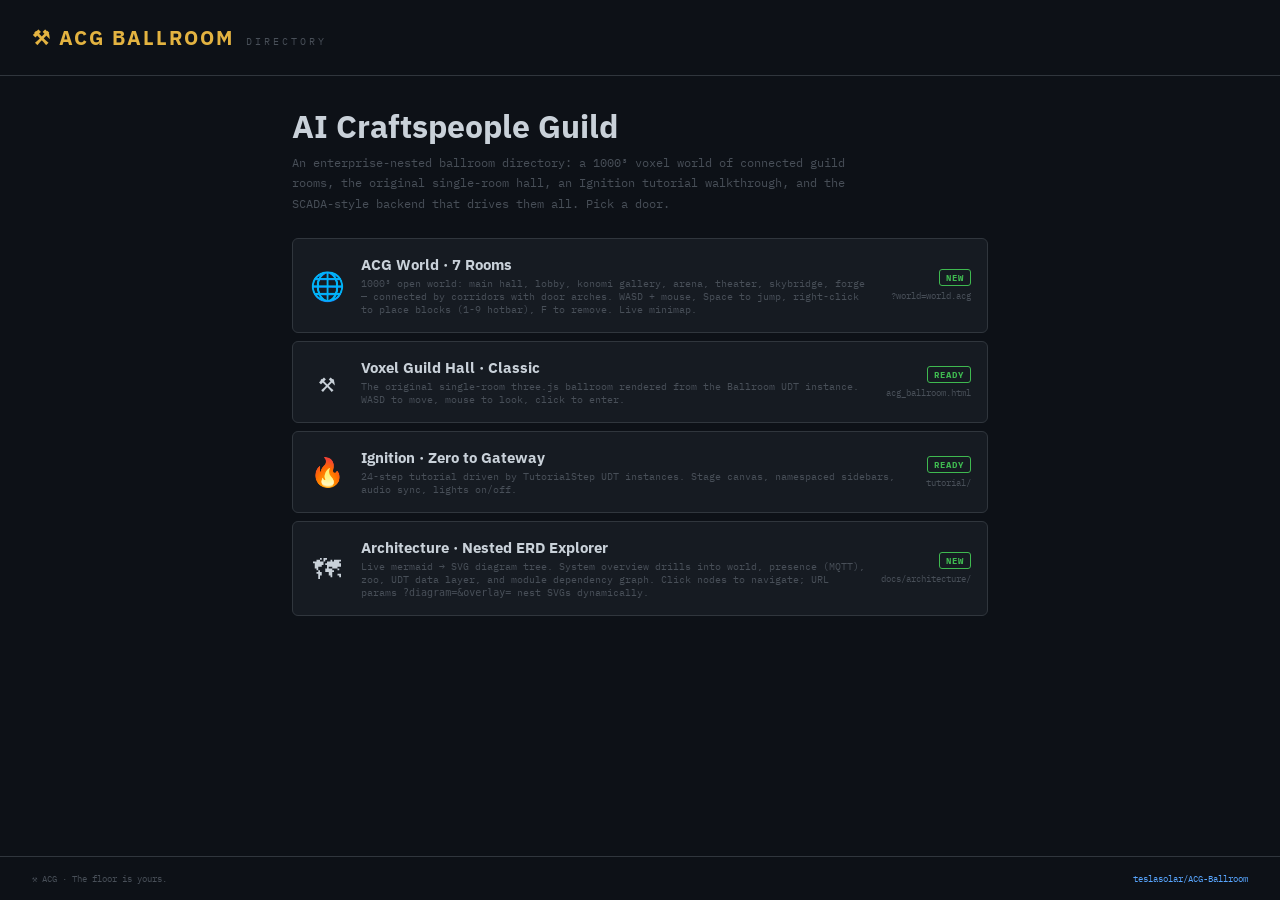
<file: index.html>
<!DOCTYPE html>
<html lang="en">
<head>
<meta charset="utf-8">
<title>⚒ ACG Ballroom · Directory</title>
<link rel="preconnect" href="https://fonts.googleapis.com">
<link rel="stylesheet" href="https://fonts.googleapis.com/css2?family=IBM+Plex+Mono:wght@300;400;600;700&family=IBM+Plex+Sans:wght@700;800&display=swap">
<style>
:root{--bg:#0d1117;--card:#161b22;--b:#30363d;--t:#c9d1d9;--t2:#484f58;--accent:#e3b341;--info:#58a6ff;--ign:#f57c20;--ok:#3fb950}
*{margin:0;box-sizing:border-box}
html,body{height:100%;background:var(--bg);color:var(--t);font-family:'IBM Plex Mono',monospace}
body{display:grid;grid-template-rows:auto 1fr auto;min-height:100vh}
header{padding:24px 32px;border-bottom:1px solid var(--b);display:flex;align-items:baseline;gap:12px}
header h1{font-family:'IBM Plex Sans',sans-serif;font-size:20px;font-weight:800;color:var(--accent);letter-spacing:2px}
header .sub{font-size:10px;color:var(--t2);letter-spacing:3px}
main{padding:32px;display:grid;gap:16px;align-content:start;max-width:760px;width:100%;margin:0 auto}
.lead h2{font-family:'IBM Plex Sans',sans-serif;font-size:32px;font-weight:800;color:var(--t);line-height:1.15}
.lead p{font-size:12px;color:var(--t2);margin-top:8px;line-height:1.7;max-width:560px}
.dir{display:grid;gap:8px;margin-top:8px}
.app{display:grid;grid-template-columns:auto 1fr auto;gap:16px;align-items:center;padding:16px;background:var(--card);border:1px solid var(--b);border-radius:6px;text-decoration:none;color:inherit;transition:.12s}
.app:hover{border-color:var(--info);transform:translateY(-1px)}
.app[aria-disabled=true]{opacity:.4;cursor:not-allowed;pointer-events:none}
.app .ico{font-size:28px;width:36px;text-align:center}
.app .body h3{font-family:'IBM Plex Sans',sans-serif;font-size:15px;font-weight:700;color:var(--t)}
.app .body p{font-size:10px;color:var(--t2);margin-top:3px}
.app .meta{font-size:9px;color:var(--t2);text-align:right}
.app .meta .tag{display:inline-block;padding:2px 6px;border:1px solid var(--b);border-radius:3px;color:var(--accent);letter-spacing:1px}
.app[data-state=ready] .meta .tag{color:var(--ok);border-color:var(--ok)}
.app[data-state=wip] .meta .tag{color:var(--ign);border-color:var(--ign)}
.app .meta .tag{font-weight:700}
footer{padding:16px 32px;border-top:1px solid var(--b);display:flex;justify-content:space-between;font-size:9px;color:var(--t2)}
footer a{color:var(--info);text-decoration:none}
footer a:hover{text-decoration:underline}
</style>
</head>
<body>
<header>
  <h1>⚒ ACG BALLROOM</h1>
  <span class="sub">DIRECTORY</span>
</header>
<main>
  <section class="lead">
    <h2>AI Craftspeople Guild</h2>
    <p>An enterprise-nested ballroom directory: a 1000³ voxel world of connected guild rooms, the original single-room hall, an Ignition tutorial walkthrough, and the SCADA-style backend that drives them all. Pick a door.</p>
  </section>
  <nav class="dir">
    <a class="app" href="acg_ballroom.html?world=world.acg" data-state="ready">
      <span class="ico">🌐</span>
      <div class="body">
        <h3>ACG World · 7 Rooms</h3>
        <p>1000³ open world: main hall, lobby, konomi gallery, arena, theater, skybridge, forge — connected by corridors with door arches. WASD + mouse, Space to jump, right-click to place blocks (1-9 hotbar), F to remove. Live minimap.</p>
      </div>
      <div class="meta"><span class="tag">NEW</span><div style="margin-top:4px">?world=world.acg</div></div>
    </a>
    <a class="app" href="acg_ballroom.html" data-state="ready">
      <span class="ico">⚒</span>
      <div class="body">
        <h3>Voxel Guild Hall · Classic</h3>
        <p>The original single-room three.js ballroom rendered from the Ballroom UDT instance. WASD to move, mouse to look, click to enter.</p>
      </div>
      <div class="meta"><span class="tag">READY</span><div style="margin-top:4px">acg_ballroom.html</div></div>
    </a>
    <a class="app" href="tutorial/" data-state="ready">
      <span class="ico">🔥</span>
      <div class="body">
        <h3>Ignition · Zero to Gateway</h3>
        <p>24-step tutorial driven by TutorialStep UDT instances. Stage canvas, namespaced sidebars, audio sync, lights on/off.</p>
      </div>
      <div class="meta"><span class="tag">READY</span><div style="margin-top:4px">tutorial/</div></div>
    </a>
    <a class="app" href="docs/architecture/" data-state="ready">
      <span class="ico">🗺</span>
      <div class="body">
        <h3>Architecture · Nested ERD Explorer</h3>
        <p>Live mermaid → SVG diagram tree. System overview drills into world, presence (MQTT), zoo, UDT data layer, and module dependency graph. Click nodes to navigate; URL params <code>?diagram=&overlay=</code> nest SVGs dynamically.</p>
      </div>
      <div class="meta"><span class="tag">NEW</span><div style="margin-top:4px">docs/architecture/</div></div>
    </a>
  </nav>
</main>
<footer>
  <span>⚒ ACG · The floor is yours.</span>
  <span><a href="https://github.com/teslasolar/ACG-Ballroom">teslasolar/ACG-Ballroom</a></span>
</footer>
</body>
</html>
</file>
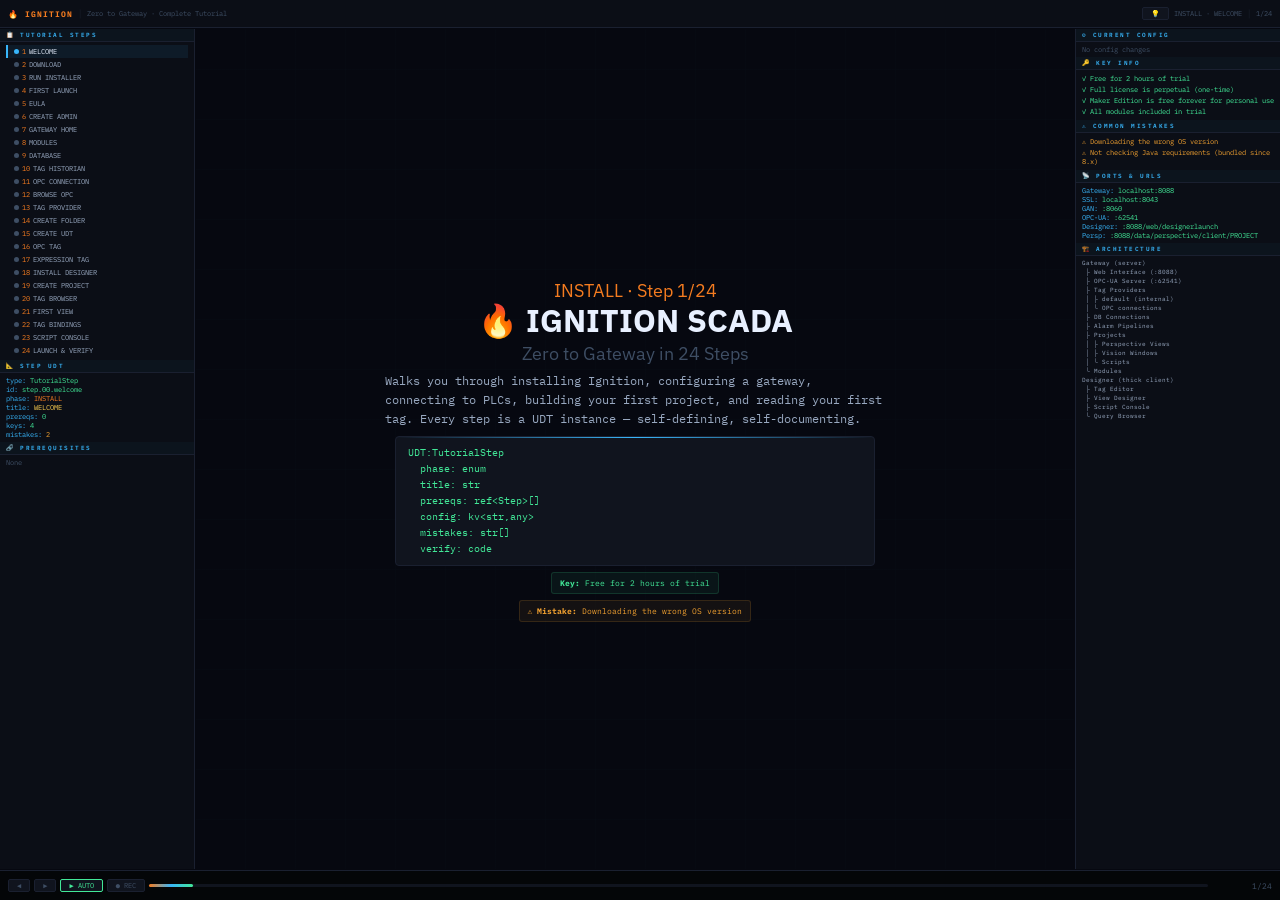
<file: tutorial/index.html>
<!DOCTYPE html>
<html lang="en">
<head>
<meta charset="utf-8">
<title>🔥 Ignition · Zero to Gateway · Tutorial</title>
<link rel="preconnect" href="https://fonts.googleapis.com">
<link rel="stylesheet" href="https://fonts.googleapis.com/css2?family=IBM+Plex+Mono:wght@300;400;600;700&family=IBM+Plex+Sans:wght@400;600;700;800&display=swap">
<link rel="stylesheet" href="styles.css">
</head>
<body>
<div class="H">
  <span style="color:var(--ign);font-weight:700;letter-spacing:1px;font-size:8px">🔥 IGNITION</span>
  <span style="color:var(--b)">│</span>
  <span class="d">Zero to Gateway · Complete Tutorial</span>
  <span style="flex:1"></span>
  <button class="bt" id="themeBt" title="Toggle lights">💡</button>
  <span class="d" id="phase">READY</span>
  <span style="color:var(--b)">│</span>
  <span class="d" id="stepCt">0/24</span>
</div>

<div class="L">
  <div class="ph">📋 TUTORIAL STEPS</div>
  <div class="pb" id="stepTree"></div>
  <div class="ph">📐 STEP UDT</div>
  <div class="pb" id="stepUDT">—</div>
  <div class="ph">🔗 PREREQUISITES</div>
  <div class="pb" id="prereqs">—</div>
</div>

<div class="C" id="stage">
  <div id="drop">
    <div class="ico">🔥</div>
    <div class="msg">Drop tutorial audio (optional)</div>
    <div class="sub">or click ◀ ▶ to navigate manually</div>
  </div>
</div>

<div class="R">
  <div class="ph">⚙️ CURRENT CONFIG</div>
  <div class="pb" id="config">—</div>
  <div class="ph">🔑 KEY INFO</div>
  <div class="pb" id="keyInfo">—</div>
  <div class="ph">⚠️ COMMON MISTAKES</div>
  <div class="pb" id="mistakes">—</div>
  <div class="ph">📡 PORTS &amp; URLS</div>
  <div class="pb" id="ports" style="font-size:6.5px">
    <div><span class="k">Gateway:</span> <span class="v">localhost:8088</span></div>
    <div><span class="k">SSL:</span> <span class="v">localhost:8043</span></div>
    <div><span class="k">GAN:</span> <span class="v">:8060</span></div>
    <div><span class="k">OPC-UA:</span> <span class="v">:62541</span></div>
    <div><span class="k">Designer:</span> <span class="v">:8088/web/designerlaunch</span></div>
    <div><span class="k">Persp:</span> <span class="v">:8088/data/perspective/client/PROJECT</span></div>
  </div>
  <div class="ph">🏗️ ARCHITECTURE</div>
  <div class="pb" id="arch" style="font-size:6px;line-height:1.5">
    <div>Gateway (server)</div>
    <div>&nbsp;├ Web Interface (:8088)</div>
    <div>&nbsp;├ OPC-UA Server (:62541)</div>
    <div>&nbsp;├ Tag Providers</div>
    <div>&nbsp;│ ├ default (internal)</div>
    <div>&nbsp;│ └ OPC connections</div>
    <div>&nbsp;├ DB Connections</div>
    <div>&nbsp;├ Alarm Pipelines</div>
    <div>&nbsp;├ Projects</div>
    <div>&nbsp;│ ├ Perspective Views</div>
    <div>&nbsp;│ ├ Vision Windows</div>
    <div>&nbsp;│ └ Scripts</div>
    <div>&nbsp;└ Modules</div>
    <div>Designer (thick client)</div>
    <div>&nbsp;├ Tag Editor</div>
    <div>&nbsp;├ View Designer</div>
    <div>&nbsp;├ Script Console</div>
    <div>&nbsp;└ Query Browser</div>
  </div>
</div>

<audio id="audio" preload="auto"></audio>
<input type="file" id="fileIn" accept="audio/*" style="display:none">

<div class="B">
  <button class="bt" id="prevBt">◀</button>
  <button class="bt" id="nextBt">▶</button>
  <button class="bt go" id="autoBt">▶ AUTO</button>
  <button class="bt" id="rB">● REC</button>
  <div id="prog"><div id="progF"></div></div>
  <div id="tmr">0/24</div>
</div>

<script type="module" src="../src/tutorial/index.mjs"></script>
</body>
</html>
</file>
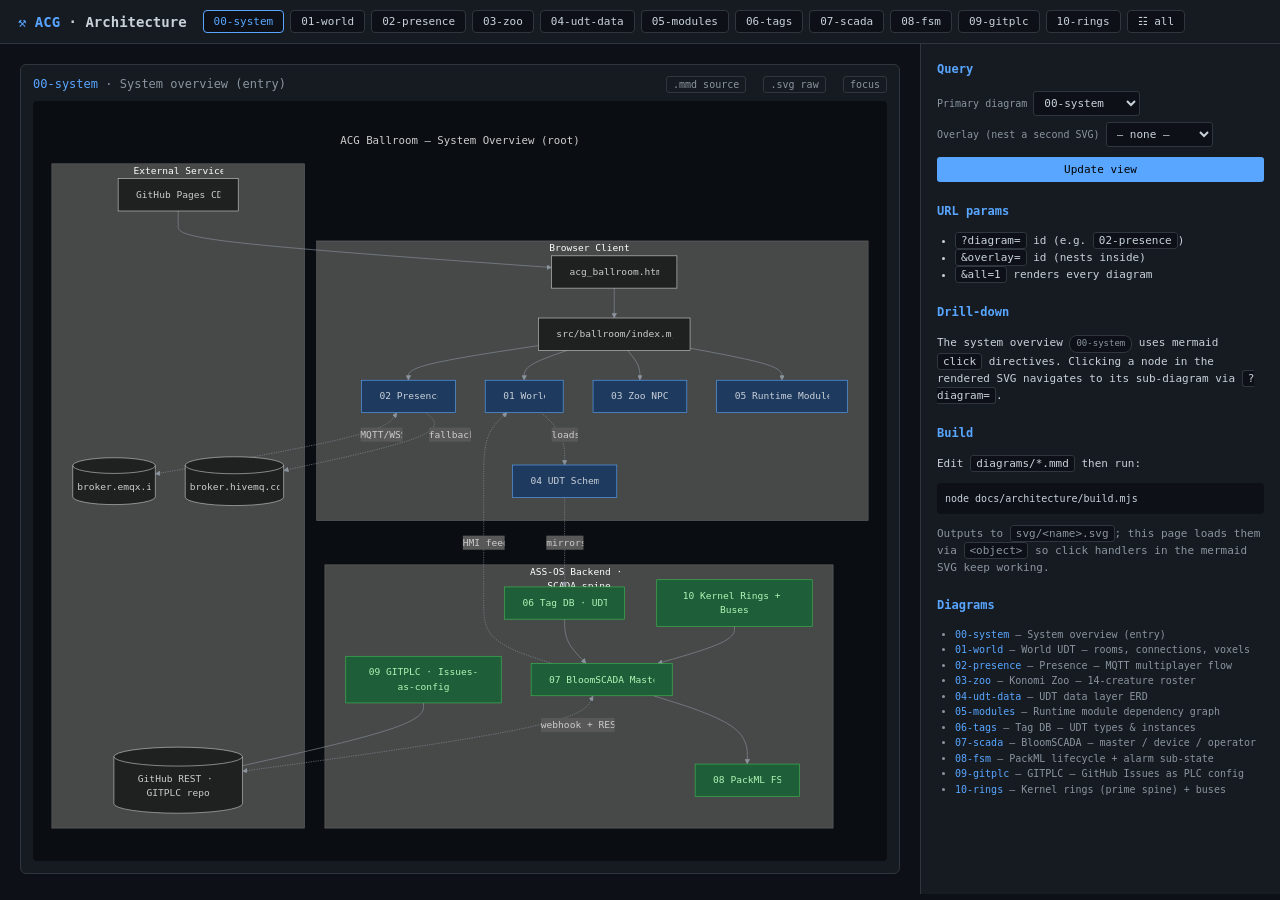
<file: docs/architecture/index.html>
<!doctype html>
<html lang="en">
<head>
  <meta charset="utf-8" />
  <title>ACG · Architecture Explorer</title>
  <meta name="viewport" content="width=device-width,initial-scale=1" />
  <style>
    :root {
      --bg: #0d1117; --panel: #161b22; --border: #30363d;
      --fg: #c9d1d9; --muted: #8b949e; --accent: #58a6ff; --new: #3fb950;
    }
    * { box-sizing: border-box; }
    html, body { margin: 0; height: 100%; background: var(--bg); color: var(--fg);
      font-family: ui-monospace, Menlo, Consolas, monospace; }
    header {
      display: flex; align-items: center; gap: 16px;
      padding: 10px 18px; background: var(--panel); border-bottom: 1px solid var(--border);
    }
    header h1 { margin: 0; font-size: 14px; font-weight: 600; }
    header h1 a { color: var(--accent); text-decoration: none; }
    nav { display: flex; gap: 6px; flex-wrap: wrap; flex: 1; }
    nav a {
      padding: 4px 10px; font-size: 11px; color: var(--fg);
      background: var(--bg); border: 1px solid var(--border); border-radius: 4px;
      text-decoration: none;
    }
    nav a.active { border-color: var(--accent); color: var(--accent); }
    nav a:hover { border-color: var(--accent); }
    main {
      display: grid; grid-template-columns: 1fr 360px;
      height: calc(100vh - 50px);
    }
    #stage {
      overflow: auto; padding: 20px; display: flex; flex-direction: column;
      gap: 18px; align-items: stretch;
    }
    .diagram-card {
      background: var(--panel); border: 1px solid var(--border); border-radius: 6px;
      padding: 12px;
    }
    .diagram-card h2 {
      margin: 0 0 10px; font-size: 12px; color: var(--muted); font-weight: 500;
      display: flex; justify-content: space-between; align-items: center;
    }
    .diagram-card h2 .id { color: var(--accent); }
    .diagram-card h2 .actions a {
      font-size: 10px; color: var(--muted); text-decoration: none;
      margin-left: 10px; padding: 2px 6px; border: 1px solid var(--border); border-radius: 3px;
    }
    .diagram-card h2 .actions a:hover { color: var(--accent); border-color: var(--accent); }
    .svg-host {
      background: #0a0e13; border-radius: 4px; padding: 14px; overflow: auto;
      min-height: 120px; position: relative;
    }
    .svg-host object, .svg-host svg { max-width: 100%; height: auto; display: block; }
    .svg-host.nested {
      border: 1px dashed var(--new); margin-top: 12px; background: #08110a;
    }
    .svg-host.nested::before {
      content: 'nested ↳'; position: absolute; top: 4px; right: 8px;
      font-size: 9px; color: var(--new);
    }
    aside {
      background: var(--panel); border-left: 1px solid var(--border);
      padding: 16px; overflow: auto; font-size: 11px; line-height: 1.55;
    }
    aside h3 { margin-top: 0; font-size: 12px; color: var(--accent); }
    aside code, aside kbd {
      background: var(--bg); padding: 1px 5px; border-radius: 3px; border: 1px solid var(--border);
    }
    aside ul { padding-left: 18px; }
    .query-builder { display: flex; flex-direction: column; gap: 6px; margin-top: 8px; }
    .query-builder label { font-size: 10px; color: var(--muted); }
    .query-builder input, .query-builder select {
      background: var(--bg); color: var(--fg); border: 1px solid var(--border);
      padding: 4px 6px; border-radius: 3px; font-family: inherit; font-size: 11px;
    }
    .query-builder button {
      background: var(--accent); color: #000; border: none; padding: 6px 10px;
      border-radius: 3px; font-family: inherit; font-size: 11px; cursor: pointer;
      margin-top: 4px;
    }
    .empty { color: var(--muted); font-style: italic; padding: 40px; text-align: center; }
    .badge { display: inline-block; padding: 1px 6px; border-radius: 8px;
      font-size: 9px; background: var(--bg); border: 1px solid var(--border); color: var(--muted); }
  </style>
</head>
<body>
  <header>
    <h1><a href="../../">⚒ ACG</a> · Architecture</h1>
    <nav id="nav"></nav>
  </header>

  <main>
    <section id="stage"></section>
    <aside>
      <h3>Query</h3>
      <div class="query-builder">
        <label>Primary diagram
          <select id="q-primary"></select>
        </label>
        <label>Overlay (nest a second SVG)
          <select id="q-overlay"><option value="">— none —</option></select>
        </label>
        <button id="q-go">Update view</button>
      </div>

      <h3 style="margin-top: 20px;">URL params</h3>
      <ul>
        <li><code>?diagram=</code> id (e.g. <code>02-presence</code>)</li>
        <li><code>&overlay=</code> id (nests inside)</li>
        <li><code>&all=1</code> renders every diagram</li>
      </ul>

      <h3 style="margin-top: 20px;">Drill-down</h3>
      <p>The system overview <span class="badge">00-system</span> uses mermaid <code>click</code> directives.
      Clicking a node in the rendered SVG navigates to its sub-diagram via <code>?diagram=</code>.</p>

      <h3 style="margin-top: 20px;">Build</h3>
      <p>Edit <code>diagrams/*.mmd</code> then run:</p>
      <pre style="background: var(--bg); padding: 8px; border-radius: 4px; overflow:auto; font-size:10px;">node docs/architecture/build.mjs</pre>
      <p style="color: var(--muted);">Outputs to <code>svg/&lt;name&gt;.svg</code>; this page loads them via <code>&lt;object&gt;</code> so click handlers in the mermaid SVG keep working.</p>

      <h3 style="margin-top: 20px;">Diagrams</h3>
      <ul id="diag-list" style="font-size: 10px; color: var(--muted);"></ul>
    </aside>
  </main>

  <script>
    // ── Diagram registry ───────────────────────────────────────────────────
    // Order = nav order. Title = aside hover text.
    const DIAGRAMS = [
      { id: '00-system',    title: 'System overview (entry)' },
      { id: '01-world',     title: 'World UDT — rooms, connections, voxels' },
      { id: '02-presence',  title: 'Presence — MQTT multiplayer flow' },
      { id: '03-zoo',       title: 'Konomi Zoo — 14-creature roster' },
      { id: '04-udt-data',  title: 'UDT data layer ERD' },
      { id: '05-modules',   title: 'Runtime module dependency graph' },
      { id: '06-tags',      title: 'Tag DB — UDT types & instances' },
      { id: '07-scada',     title: 'BloomSCADA — master / device / operator' },
      { id: '08-fsm',       title: 'PackML lifecycle + alarm sub-state' },
      { id: '09-gitplc',    title: 'GITPLC — GitHub Issues as PLC config' },
      { id: '10-rings',     title: 'Kernel rings (prime spine) + buses' },
    ];

    const params = new URLSearchParams(location.search);
    const primary  = params.get('diagram') || '00-system';
    const overlay  = params.get('overlay') || '';
    const showAll  = params.get('all') === '1';

    // ── Build top nav ──────────────────────────────────────────────────────
    const nav = document.getElementById('nav');
    DIAGRAMS.forEach((d) => {
      const a = document.createElement('a');
      a.href = `?diagram=${d.id}`;
      a.textContent = d.id;
      a.title = d.title;
      if (!showAll && d.id === primary) a.classList.add('active');
      nav.appendChild(a);
    });
    const all = document.createElement('a');
    all.href = '?all=1'; all.textContent = '☷ all';
    if (showAll) all.classList.add('active');
    nav.appendChild(all);

    // ── Build right-rail diagram list ─────────────────────────────────────
    const list = document.getElementById('diag-list');
    DIAGRAMS.forEach((d) => {
      const li = document.createElement('li');
      li.innerHTML = `<a href="?diagram=${d.id}" style="color:var(--accent);text-decoration:none;">${d.id}</a> — ${d.title}`;
      list.appendChild(li);
    });

    // ── Query builder selects ─────────────────────────────────────────────
    const qp = document.getElementById('q-primary');
    const qo = document.getElementById('q-overlay');
    DIAGRAMS.forEach((d) => {
      qp.add(new Option(d.id, d.id, false, d.id === primary));
      qo.add(new Option(d.id, d.id, false, d.id === overlay));
    });
    document.getElementById('q-go').addEventListener('click', () => {
      const u = new URL(location.href);
      u.searchParams.set('diagram', qp.value);
      if (qo.value) u.searchParams.set('overlay', qo.value);
      else u.searchParams.delete('overlay');
      u.searchParams.delete('all');
      location.href = u.toString();
    });

    // ── Render a single card ──────────────────────────────────────────────
    function card(id, nested = false) {
      const meta = DIAGRAMS.find((d) => d.id === id);
      if (!meta) return null;
      const el = document.createElement('div');
      el.className = 'diagram-card';
      el.innerHTML = `
        <h2>
          <span><span class="id">${id}</span> · ${meta.title}</span>
          <span class="actions">
            <a href="diagrams/${id}.mmd" target="_blank">.mmd source</a>
            <a href="svg/${id}.svg" target="_blank">.svg raw</a>
            ${nested ? '' : `<a href="?diagram=${id}">focus</a>`}
          </span>
        </h2>
        <div class="svg-host${nested ? ' nested' : ''}">
          <object type="image/svg+xml" data="svg/${id}.svg" aria-label="${meta.title}"></object>
        </div>
      `;
      return el;
    }

    // ── Mount ─────────────────────────────────────────────────────────────
    const stage = document.getElementById('stage');
    if (showAll) {
      DIAGRAMS.forEach((d) => stage.appendChild(card(d.id)));
    } else {
      const main = card(primary);
      if (main) {
        stage.appendChild(main);
        if (overlay && overlay !== primary) {
          // Nest the overlay SVG INSIDE the same card. True SVG-in-SVG via <object>.
          const host = main.querySelector('.svg-host');
          const sub = card(overlay, true);
          if (sub) host.appendChild(sub);
        }
      } else {
        stage.innerHTML = `<div class="empty">unknown diagram: ${primary}</div>`;
      }
    }

    // ── Inject click handlers into loaded SVGs ────────────────────────────
    // Mermaid emits <a xlink:href="?diagram=…"> for `click` directives but the
    // <object> sandbox would navigate the embedded document. Intercept and
    // route via the parent.
    document.addEventListener('load', (e) => {
      if (!(e.target instanceof HTMLObjectElement)) return;
      try {
        const doc = e.target.contentDocument;
        if (!doc) return;
        // Auto-size <object> to the SVG's intrinsic height so we don't clip.
        const root = doc.documentElement;
        if (root) {
          const vb = (root.getAttribute('viewBox') || '').split(/\s+/).map(parseFloat);
          const vbw = vb[2] || 0, vbh = vb[3] || 0;
          if (vbw && vbh) {
            const hostW = e.target.parentElement.clientWidth - 4;
            // Mermaid usually sets width="100%". Render at host width, scale height by aspect.
            const renderW = Math.min(hostW, vbw * 1.5); // allow some upscaling
            e.target.style.width  = renderW + 'px';
            e.target.style.height = (renderW * vbh / vbw + 8) + 'px';
          }
        }
        doc.querySelectorAll('a').forEach((a) => {
          const href = a.getAttribute('xlink:href') || a.getAttribute('href') || '';
          if (!href) return;
          a.addEventListener('click', (ev) => {
            ev.preventDefault();
            const target = href.startsWith('?')
              ? new URL(href, location.href).toString()
              : href;
            window.parent ? (window.parent.location.href = target) : (location.href = target);
          });
          a.style.cursor = 'pointer';
        });
      } catch (_) { /* cross-origin, give up */ }
    }, true);
  </script>
</body>
</html>
</file>
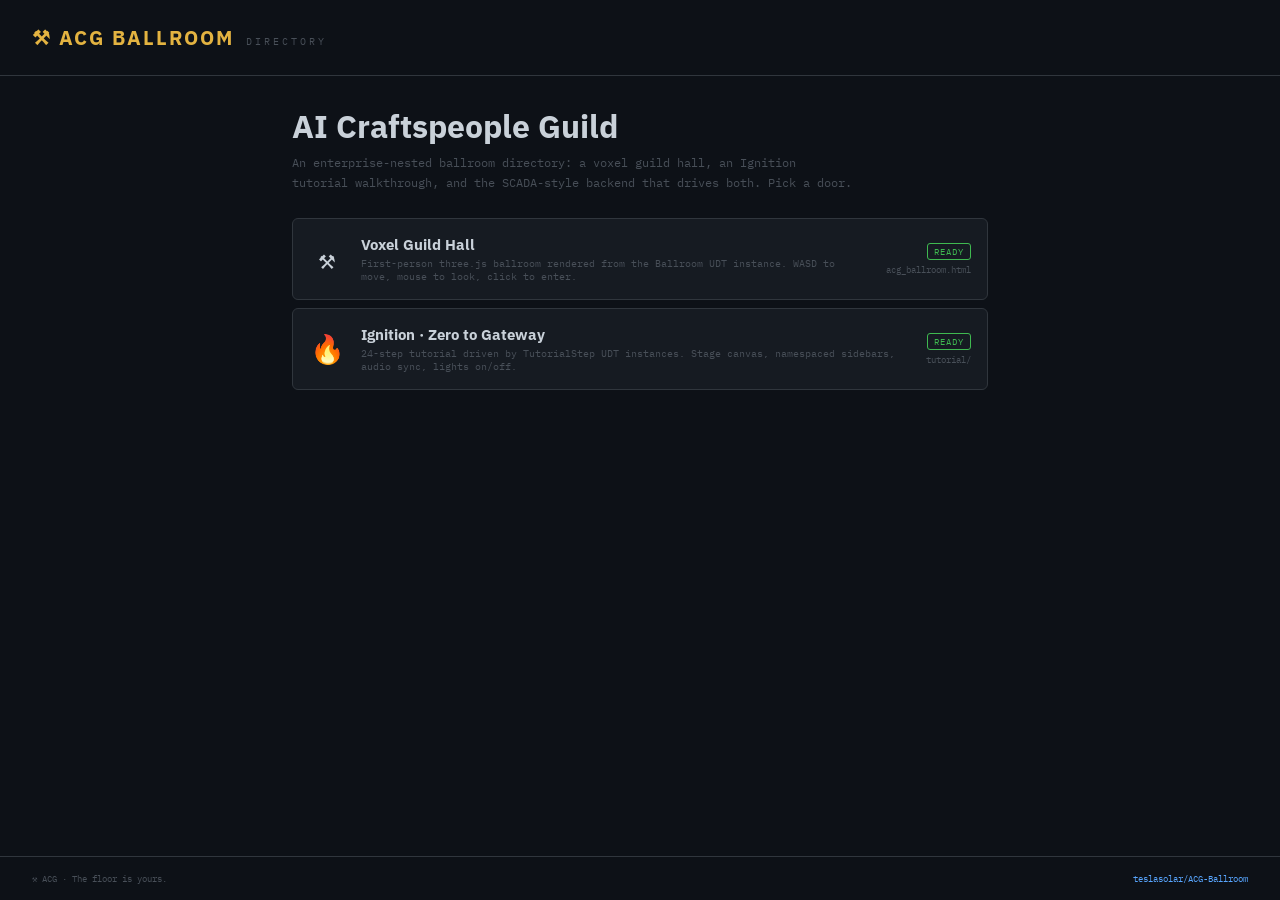
<file: index.v1.html>
<!DOCTYPE html>
<html lang="en">
<head>
<meta charset="utf-8">
<title>⚒ ACG Ballroom · Directory</title>
<link rel="preconnect" href="https://fonts.googleapis.com">
<link rel="stylesheet" href="https://fonts.googleapis.com/css2?family=IBM+Plex+Mono:wght@300;400;600;700&family=IBM+Plex+Sans:wght@700;800&display=swap">
<style>
:root{--bg:#0d1117;--card:#161b22;--b:#30363d;--t:#c9d1d9;--t2:#484f58;--accent:#e3b341;--info:#58a6ff;--ign:#f57c20;--ok:#3fb950}
*{margin:0;box-sizing:border-box}
html,body{height:100%;background:var(--bg);color:var(--t);font-family:'IBM Plex Mono',monospace}
body{display:grid;grid-template-rows:auto 1fr auto;min-height:100vh}
header{padding:24px 32px;border-bottom:1px solid var(--b);display:flex;align-items:baseline;gap:12px}
header h1{font-family:'IBM Plex Sans',sans-serif;font-size:20px;font-weight:800;color:var(--accent);letter-spacing:2px}
header .sub{font-size:10px;color:var(--t2);letter-spacing:3px}
main{padding:32px;display:grid;gap:16px;align-content:start;max-width:760px;width:100%;margin:0 auto}
.lead h2{font-family:'IBM Plex Sans',sans-serif;font-size:32px;font-weight:800;color:var(--t);line-height:1.15}
.lead p{font-size:12px;color:var(--t2);margin-top:8px;line-height:1.7;max-width:560px}
.dir{display:grid;gap:8px;margin-top:8px}
.app{display:grid;grid-template-columns:auto 1fr auto;gap:16px;align-items:center;padding:16px;background:var(--card);border:1px solid var(--b);border-radius:6px;text-decoration:none;color:inherit;transition:.12s}
.app:hover{border-color:var(--info);transform:translateY(-1px)}
.app[aria-disabled=true]{opacity:.4;cursor:not-allowed;pointer-events:none}
.app .ico{font-size:28px;width:36px;text-align:center}
.app .body h3{font-family:'IBM Plex Sans',sans-serif;font-size:15px;font-weight:700;color:var(--t)}
.app .body p{font-size:10px;color:var(--t2);margin-top:3px}
.app .meta{font-size:9px;color:var(--t2);text-align:right}
.app .meta .tag{display:inline-block;padding:2px 6px;border:1px solid var(--b);border-radius:3px;color:var(--accent);letter-spacing:1px}
.app[data-state=ready] .meta .tag{color:var(--ok);border-color:var(--ok)}
.app[data-state=wip] .meta .tag{color:var(--ign);border-color:var(--ign)}
footer{padding:16px 32px;border-top:1px solid var(--b);display:flex;justify-content:space-between;font-size:9px;color:var(--t2)}
footer a{color:var(--info);text-decoration:none}
footer a:hover{text-decoration:underline}
</style>
</head>
<body>
<header>
  <h1>⚒ ACG BALLROOM</h1>
  <span class="sub">DIRECTORY</span>
</header>
<main>
  <section class="lead">
    <h2>AI Craftspeople Guild</h2>
    <p>An enterprise-nested ballroom directory: a voxel guild hall, an Ignition tutorial walkthrough, and the SCADA-style backend that drives both. Pick a door.</p>
  </section>
  <nav class="dir">
    <a class="app" href="acg_ballroom.html" data-state="ready">
      <span class="ico">⚒</span>
      <div class="body">
        <h3>Voxel Guild Hall</h3>
        <p>First-person three.js ballroom rendered from the Ballroom UDT instance. WASD to move, mouse to look, click to enter.</p>
      </div>
      <div class="meta"><span class="tag">READY</span><div style="margin-top:4px">acg_ballroom.html</div></div>
    </a>
    <a class="app" href="tutorial/" data-state="ready">
      <span class="ico">🔥</span>
      <div class="body">
        <h3>Ignition · Zero to Gateway</h3>
        <p>24-step tutorial driven by TutorialStep UDT instances. Stage canvas, namespaced sidebars, audio sync, lights on/off.</p>
      </div>
      <div class="meta"><span class="tag">READY</span><div style="margin-top:4px">tutorial/</div></div>
    </a>
  </nav>
</main>
<footer>
  <span>⚒ ACG · The floor is yours.</span>
  <span><a href="https://github.com/teslasolar/ACG-Ballroom">teslasolar/ACG-Ballroom</a></span>
</footer>
</body>
</html>
</file>
<file: tutorial/styles.css>
:root {
  --bg: #060810; --card: #0b0e16; --s2: #10141e; --b: #1a2030;
  --t: #98a8c0; --t2: #3e4e64;
  --ig: #38b5f9; --ign: #f57c20;
  --ok: #42e898; --er: #ff4466; --wr: #f0a030;
  --lav: #a080ff; --teal: #38d8b8; --gold: #ffd050; --wh: #e8f0ff;
}
* { margin: 0; box-sizing: border-box; font-family: 'IBM Plex Mono', monospace; }
body {
  background: var(--bg); color: var(--t);
  height: 100vh; overflow: hidden;
  display: grid;
  grid-template:
    'H H H' 28px
    'L C R' 1fr
    'B B B' 30px
    / 195px 1fr 205px;
  gap: 1px;
}
.H { grid-area: H; background: var(--card); border-bottom: 1px solid var(--b); display: flex; align-items: center; padding: 0 8px; gap: 5px; font-size: 7px; }
.L { grid-area: L; background: var(--card); border-right: 1px solid var(--b); overflow-y: auto; font-size: 7px; }
.C { grid-area: C; background: var(--bg); overflow: hidden; position: relative; }
.R { grid-area: R; background: var(--card); border-left: 1px solid var(--b); overflow-y: auto; font-size: 7px; }
.B { grid-area: B; background: #040608; border-top: 1px solid var(--b); display: flex; align-items: center; padding: 0 8px; gap: 4px; font-size: 7px; }
.C::before { content: ''; position: absolute; inset: 0; background:
    repeating-linear-gradient(0deg, transparent, transparent 49px, rgba(56,181,249,.02) 50px),
    repeating-linear-gradient(90deg, transparent, transparent 49px, rgba(56,181,249,.02) 50px);
  pointer-events: none; z-index: 0; }
.ph { font-size: 6px; padding: 2px 6px; color: var(--ig); letter-spacing: 1.5px; font-weight: 600; background: rgba(56,181,249,.03); border-bottom: 1px solid var(--b); }
.pb { padding: 3px 6px; }
.k { color: var(--ig); } .v { color: var(--ok); } .e { color: var(--er); }
.w { color: var(--wr); } .d { color: var(--t2); } .o { color: var(--ign); }
.g { color: var(--gold); } .lv { color: var(--lav); }
.ri { padding: 2px 6px; display: flex; align-items: center; gap: 3px; font-size: 6.5px; border-left: 2px solid transparent; cursor: pointer; transition: .12s; }
.ri:hover { background: rgba(56,181,249,.04); }
.ri.on { background: rgba(56,181,249,.08); border-left-color: var(--ig); color: var(--wh); }
.ri.done { border-left-color: var(--ok); }
.ri.done::after { content: '✓'; color: var(--ok); margin-left: auto; font-size: 6px; }
.dot { width: 5px; height: 5px; border-radius: 50%; flex-shrink: 0; }
.scene { position: absolute; inset: 0; display: flex; flex-direction: column; align-items: center; justify-content: center; opacity: 0; transition: opacity .5s; padding: 16px; text-align: center; z-index: 1; overflow-y: auto; }
.scene.active { opacity: 1; }
.scene h1 { font-family: 'IBM Plex Sans', sans-serif; font-size: clamp(14px, 3vw, 32px); font-weight: 800; color: var(--wh); line-height: 1.15; }
.scene h2 { font-family: 'IBM Plex Sans', sans-serif; font-size: clamp(10px, 1.8vw, 18px); font-weight: 400; color: var(--t2); margin-top: 3px; }
.scene h3 { font-family: 'IBM Plex Sans', sans-serif; font-size: clamp(9px, 1.3vw, 14px); font-weight: 600; color: var(--ign); margin-top: 8px; }
.scene p { font-size: clamp(8px, 1.1vw, 12px); max-width: 500px; margin-top: 6px; line-height: 1.6; text-align: left; }
.scene .cb { background: var(--s2); border: 1px solid var(--b); border-radius: 4px; padding: 8px 12px; font-size: clamp(7px, .9vw, 10px); text-align: left; margin-top: 8px; max-width: 480px; width: 95%; line-height: 1.6; position: relative; }
.scene .cb::before { content: ''; position: absolute; top: 0; left: 0; right: 0; height: 1px; background: linear-gradient(90deg, transparent, var(--ig), transparent); }
.scene .warn { background: rgba(240,160,48,.06); border: 1px solid rgba(240,160,48,.15); border-radius: 3px; padding: 5px 8px; margin-top: 6px; max-width: 480px; font-size: 8px; text-align: left; color: var(--wr); }
.scene .tip { background: rgba(66,232,152,.06); border: 1px solid rgba(66,232,152,.15); border-radius: 3px; padding: 5px 8px; margin-top: 6px; max-width: 480px; font-size: 8px; text-align: left; color: var(--ok); }
#drop { position: absolute; inset: 0; display: flex; flex-direction: column; align-items: center; justify-content: center; z-index: 5; background: var(--bg); border: 2px dashed var(--b); border-radius: 8px; margin: 16px; cursor: pointer; transition: .2s; }
#drop:hover, #drop.over { border-color: var(--ign); background: rgba(245,124,32,.02); }
#drop .ico { font-size: 44px; margin-bottom: 8px; }
#drop .msg { font-size: 13px; color: var(--t2); font-weight: 600; }
#drop .sub { font-size: 9px; color: var(--b); margin-top: 3px; }
#drop.hidden { display: none; }
.bt { background: var(--s2); border: 1px solid var(--b); color: var(--t2); font-size: 7px; padding: 1px 8px; cursor: pointer; border-radius: 2px; }
.bt:hover { border-color: var(--ig); color: var(--ig); }
.bt.go { color: var(--ok); border-color: var(--ok); }
.bt.on { color: var(--er); border-color: var(--er); }
#prog { flex: 1; height: 3px; background: var(--s2); border-radius: 2px; cursor: pointer; }
#progF { height: 100%; background: linear-gradient(90deg, var(--ign), var(--ig), var(--ok)); width: 0; border-radius: 2px; }
#tmr { font-size: 8px; color: var(--t2); min-width: 60px; text-align: right; }
audio { display: none; }
</file>
